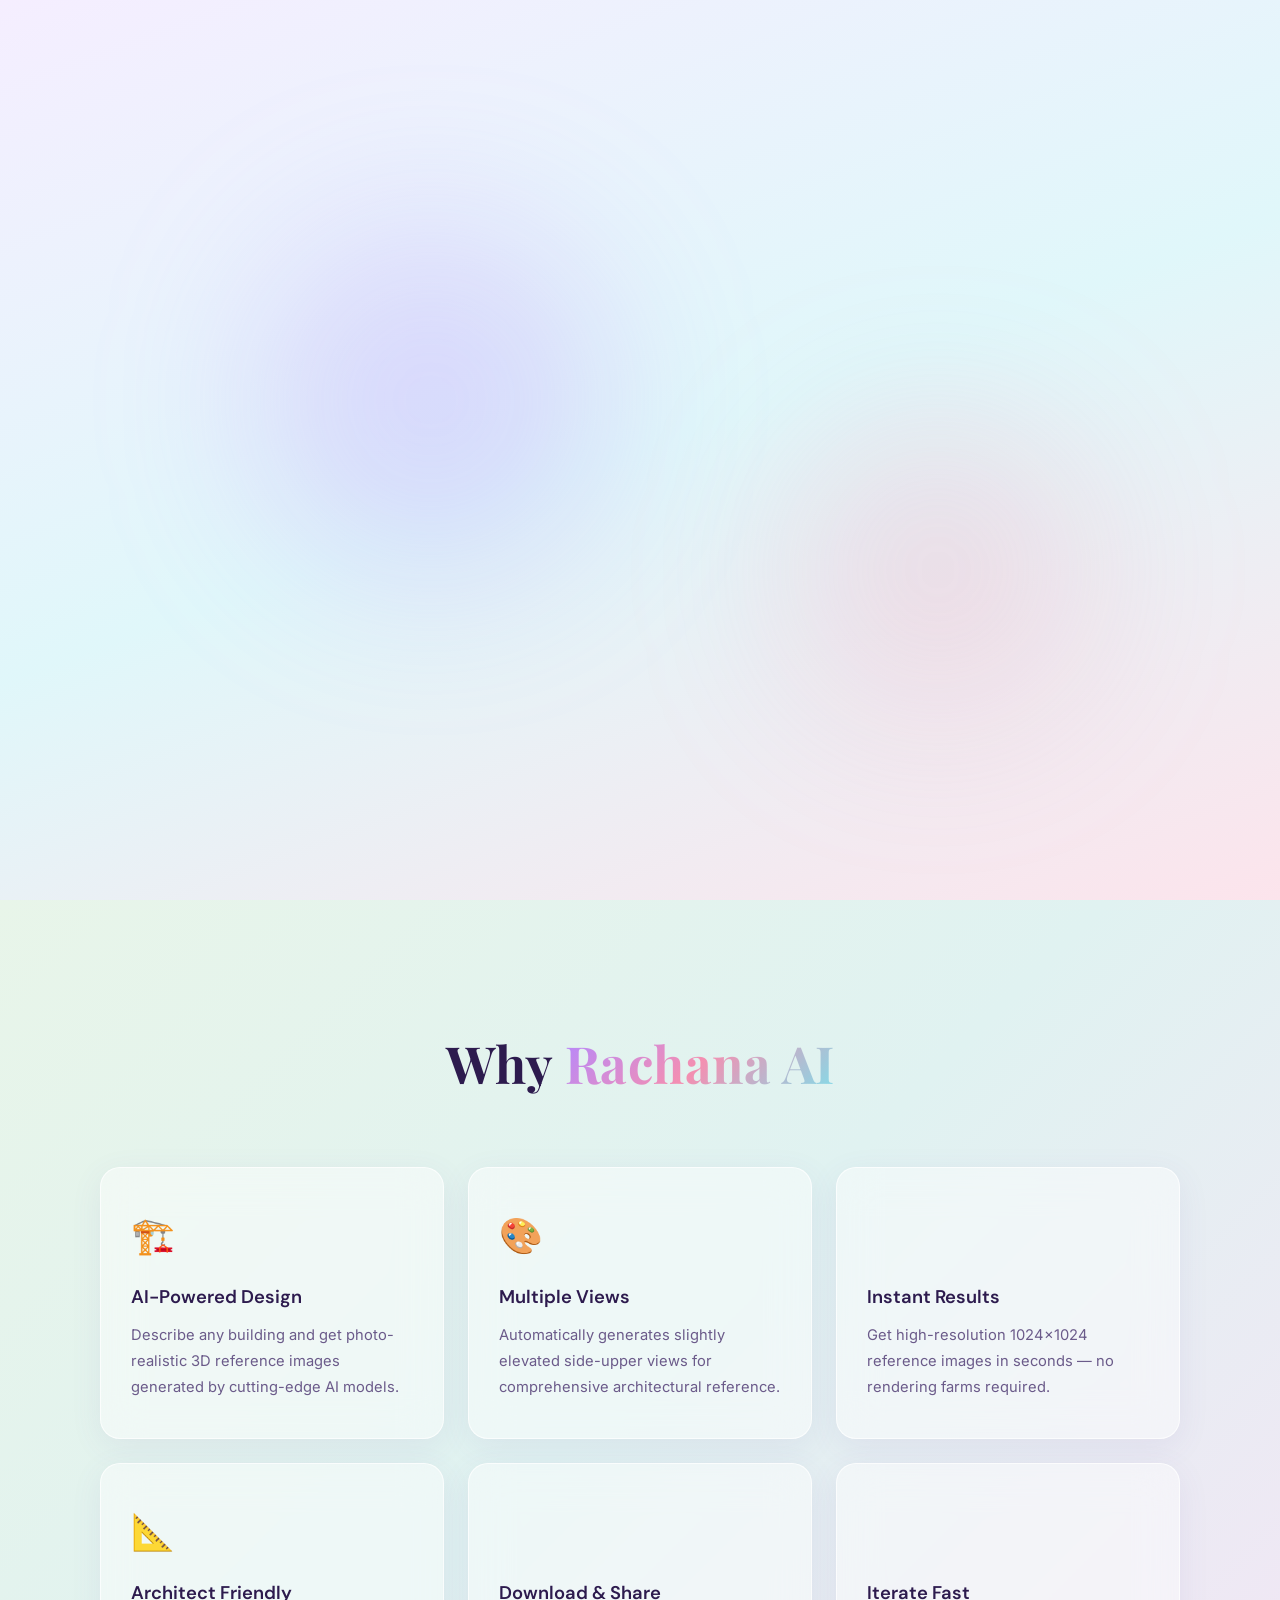
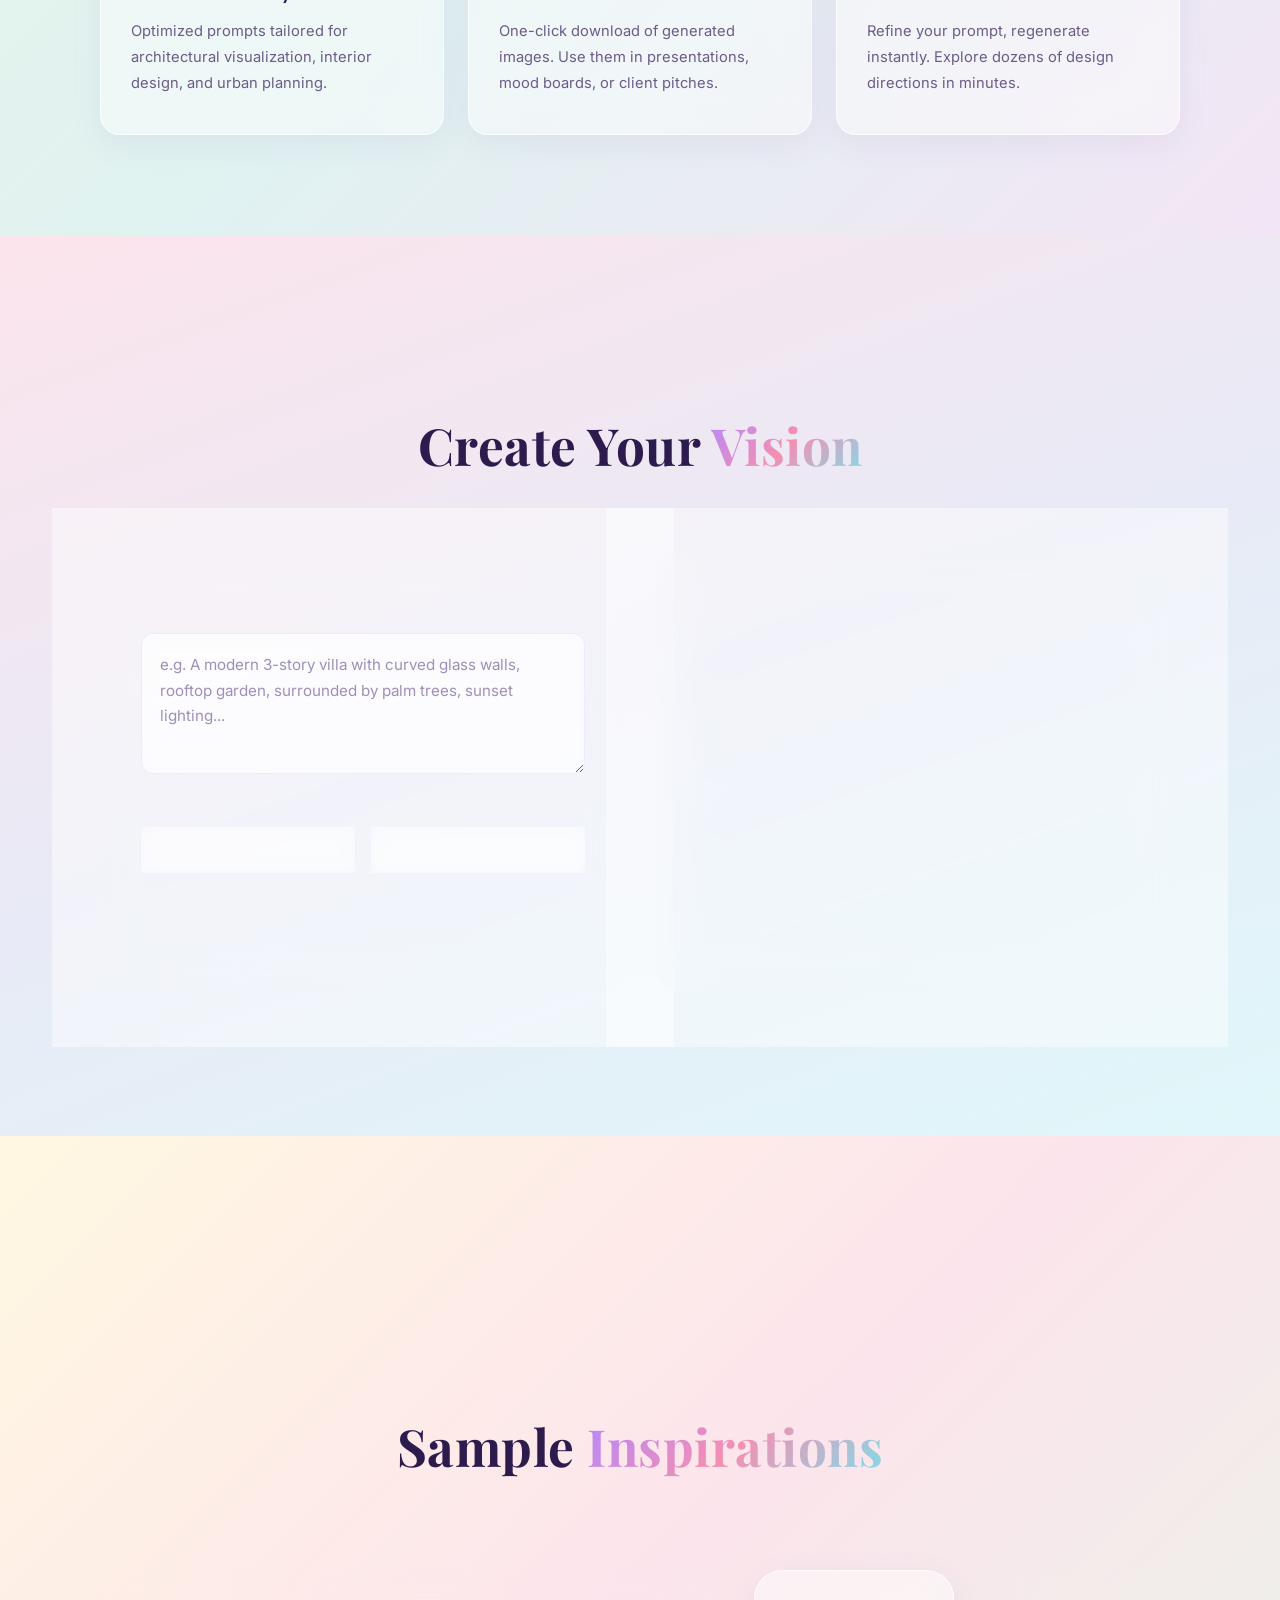
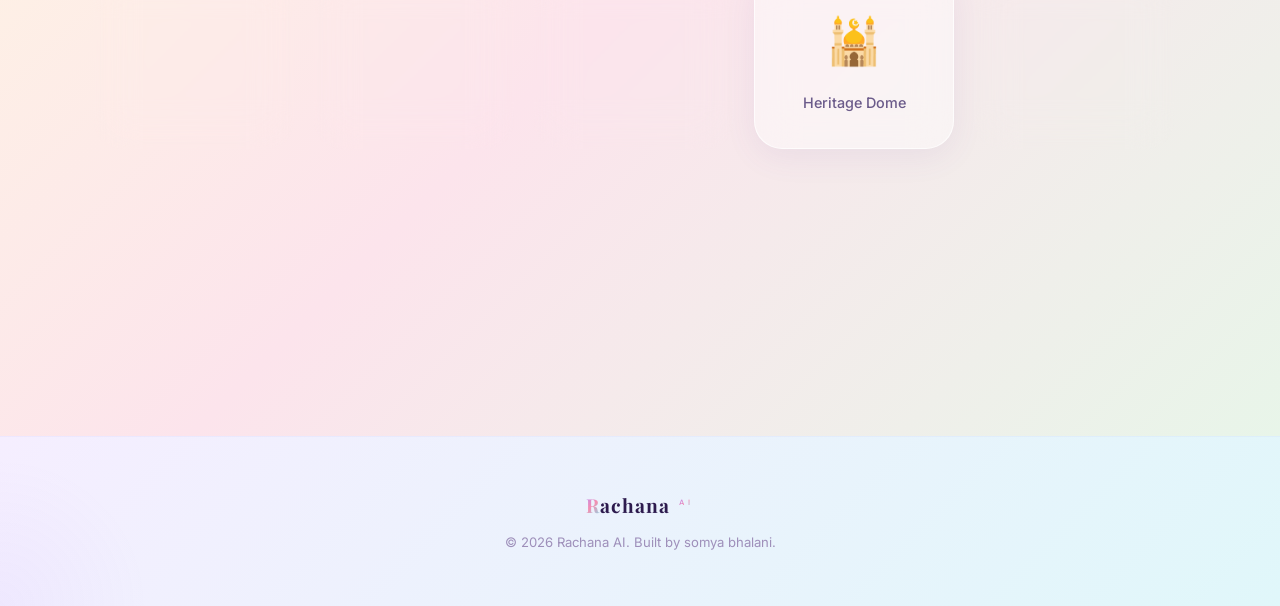
<file: templates/index.html>
<!DOCTYPE html>
<html lang="en">
<head>
    <meta charset="UTF-8" />
    <meta name="viewport" content="width=device-width, initial-scale=1.0" />
    <title>Rachana AI — Architectural 3D Reference Generator</title>
    <meta name="description" content="Rachana AI generates stunning architectural 3D reference images from text descriptions using AI. Design your dream home with a single prompt." />
    <link rel="preconnect" href="https://fonts.googleapis.com" />
    <link rel="preconnect" href="https://fonts.gstatic.com" crossorigin />
    <link href="https://fonts.googleapis.com/css2?family=Playfair+Display:wght@400;500;600;700;800&family=DM+Sans:wght@300;400;500;600;700&family=Inter:wght@300;400;500;600&display=swap" rel="stylesheet" />
    <link rel="stylesheet" href="/static/style.css" />
</head>
<body>
    <!-- ===== INTRO OVERLAY ===== -->
    <div id="intro-overlay">
        <div id="intro-logo">
            <span class="intro-r">R</span><span class="intro-rest">achana</span>
            <span class="intro-ai">AI</span>
        </div>
        <div id="intro-tagline">Designing the future, one prompt at a time</div>
    </div>

    <!-- ===== NAVBAR (hidden until intro finishes) ===== -->
    <nav id="navbar" class="hidden">
        <div class="nav-brand">
            <span class="brand-r">R</span><span class="brand-rest">achana</span>
            <span class="brand-ai">AI</span>
        </div>
        <ul class="nav-links">
            <li><a href="#hero">Home</a></li>
            <li><a href="#features">Features</a></li>
            <li><a href="#generator">Generate</a></li>
            <li><a href="#gallery">Gallery</a></li>
        </ul>
    </nav>

    <!-- ===== HERO ===== -->
    <section id="hero" class="section hidden-section">
        <div class="hero-bg-grid"></div>
        <div class="hero-content">
            <h1>Architectural Vision,<br /><span class="gradient-text">Powered by AI</span></h1>
            <p class="hero-sub">Transform text descriptions into breathtaking 3D architectural reference images in seconds.</p>
            <a href="#generator" class="cta-btn" id="cta-main">
                <span>Start Creating</span>
                <svg width="20" height="20" viewBox="0 0 24 24" fill="none" stroke="currentColor" stroke-width="2"><path d="M5 12h14M12 5l7 7-7 7"/></svg>
            </a>
        </div>
        <div class="hero-3d-scene">
            <div class="floating-cube cube-1"></div>
            <div class="floating-cube cube-2"></div>
            <div class="floating-cube cube-3"></div>
        </div>
    </section>

    <!-- ===== FEATURES ===== -->
    <section id="features" class="section hidden-section">
        <h2 class="section-title">Why <span class="gradient-text">Rachana AI</span></h2>
        <div class="features-grid" id="features-perspective">
            <div class="feature-card" data-tilt>
                <div class="card-icon">🏗️</div>
                <h3>AI-Powered Design</h3>
                <p>Describe any building and get photo-realistic 3D reference images generated by cutting-edge AI models.</p>
            </div>
            <div class="feature-card" data-tilt>
                <div class="card-icon">🎨</div>
                <h3>Multiple Views</h3>
                <p>Automatically generates slightly elevated side-upper views for comprehensive architectural reference.</p>
            </div>
            <div class="feature-card" data-tilt>
                <div class="card-icon">⚡</div>
                <h3>Instant Results</h3>
                <p>Get high-resolution 1024×1024 reference images in seconds — no rendering farms required.</p>
            </div>
            <div class="feature-card" data-tilt>
                <div class="card-icon">📐</div>
                <h3>Architect Friendly</h3>
                <p>Optimized prompts tailored for architectural visualization, interior design, and urban planning.</p>
            </div>
            <div class="feature-card" data-tilt>
                <div class="card-icon">💾</div>
                <h3>Download & Share</h3>
                <p>One-click download of generated images. Use them in presentations, mood boards, or client pitches.</p>
            </div>
            <div class="feature-card" data-tilt>
                <div class="card-icon">🔄</div>
                <h3>Iterate Fast</h3>
                <p>Refine your prompt, regenerate instantly. Explore dozens of design directions in minutes.</p>
            </div>
        </div>
    </section>

    <!-- ===== GENERATOR ===== -->
    <section id="generator" class="section hidden-section">
        <h2 class="section-title">Create Your <span class="gradient-text">Vision</span></h2>
        <div class="generator-container">
            <div class="gen-input-area glass-panel">
                <div class="input-header">
                    <label for="prompt-input">Describe your building or house</label>
                    <button id="inspire-btn" class="inspire-btn" type="button" title="Get a random prompt">🎲 Inspire Me</button>
                </div>
                <textarea id="prompt-input" rows="4" placeholder="e.g. A modern 3-story villa with curved glass walls, rooftop garden, surrounded by palm trees, sunset lighting..."></textarea>
                
                <div class="controls-grid">
                    <div class="control-group">
                        <label for="style-select">Architecture Style</label>
                        <select id="style-select" class="glass-select">
                            <option value="">None (Base)</option>
                            <option value=", brutalist architecture, bold concrete structures, sharp edges">Brutalist</option>
                            <option value=", cyberpunk style, futuristic, neon lights, high tech">Cyberpunk</option>
                            <option value=", minimalist architecture, clean lines, simple forms, negative space">Minimalist</option>
                            <option value=", victorian architecture, ornate details, classic vintage">Victorian</option>
                            <option value=", biophilic design, nature integrated, green walls, organic shapes">Biophilic</option>
                        </select>
                    </div>
                    <div class="control-group">
                        <label for="lighting-select">Lighting & Time</label>
                        <select id="lighting-select" class="glass-select">
                            <option value="">Default Lighting</option>
                            <option value=", golden hour natural lighting, long shadows, warm glow">Golden Hour</option>
                            <option value=", midnight scene, illuminated from within, moonlight">Midnight</option>
                            <option value=", cinematic lighting, dramatic shadows, volumetric rays">Cinematic</option>
                            <option value=", overcast, diffused soft lighting, moody atmosphere">Moody / Overcast</option>
                            <option value=", bright daylight, clear blue sky, sharp crisp shadows">Bright Daylight</option>
                        </select>
                    </div>
                </div>

                <button id="generate-btn" class="cta-btn generate-cta">
                    <span id="btn-text">Get Reference</span>
                    <div id="btn-loader" class="loader hidden"></div>
                </button>
                <p id="error-msg" class="error-msg hidden"></p>
            </div>
            <div class="gen-result-area glass-panel" id="result-panel">
                <div id="placeholder-art" class="placeholder-art">
                    <div class="placeholder-icon">🏠</div>
                    <p>Your generated image will appear here</p>
                </div>
                <img id="result-image" class="result-image hidden" alt="Generated architectural reference" />
                <a id="download-btn" class="download-btn hidden" download="rachana_ai_output.png">
                    <svg width="18" height="18" viewBox="0 0 24 24" fill="none" stroke="currentColor" stroke-width="2"><path d="M21 15v4a2 2 0 0 1-2 2H5a2 2 0 0 1-2-2v-4"/><polyline points="7 10 12 15 17 10"/><line x1="12" y1="15" x2="12" y2="3"/></svg>
                    Download Image
                </a>
            </div>
        </div>
    </section>

    <!-- ===== GALLERY ===== -->
    <section id="gallery" class="section hidden-section">
        <h2 class="section-title">Sample <span class="gradient-text">Inspirations</span></h2>
        <div class="gallery-scroll">
            <div class="gallery-card glass-panel">
                <div class="gallery-placeholder">🏛️</div>
                <p>Classical Mansion</p>
            </div>
            <div class="gallery-card glass-panel">
                <div class="gallery-placeholder">🏢</div>
                <p>Modern Skyscraper</p>
            </div>
            <div class="gallery-card glass-panel">
                <div class="gallery-placeholder">🏡</div>
                <p>Cozy Cottage</p>
            </div>
            <div class="gallery-card glass-panel">
                <div class="gallery-placeholder">🕌</div>
                <p>Heritage Dome</p>
            </div>
            <div class="gallery-card glass-panel">
                <div class="gallery-placeholder">🏗️</div>
                <p>Futuristic Hub</p>
            </div>
        </div>
    </section>

    <!-- ===== FOOTER ===== -->
    <footer id="footer">
        <div class="footer-brand">
            <span class="brand-r">R</span><span class="brand-rest">achana</span>
            <span class="brand-ai">AI</span>
        </div>
        <p>&copy; 2026 Rachana AI. Built by somya bhalani.</p>
    </footer>

    <script src="/static/script.js"></script>
</body>
</html>
</file>
<file: static/style.css>
/* ========================================
   Rachana AI — Pastel Cyberpunk Glassmorphism
   Production-Level 3D Scroll Experience
   ======================================== */

*, *::before, *::after {
    margin: 0;
    padding: 0;
    box-sizing: border-box;
}

:root {
    /* ── Pastel Cyberpunk Palette ── */
    --bg-base: #f0eaff;
    --bg-alt: #e8f4f8;
    --bg-warm: #fef0f0;
    --bg-hero: linear-gradient(160deg, #f5eeff 0%, #e0f7fa 30%, #fce4ec 60%, #fff8e1 100%);
    --bg-features: linear-gradient(135deg, #e8f5e9 0%, #e0f2f1 50%, #f3e5f5 100%);
    --bg-generator: linear-gradient(160deg, #fce4ec 0%, #e8eaf6 50%, #e0f7fa 100%);
    --bg-gallery: linear-gradient(135deg, #fff8e1 0%, #fce4ec 50%, #e8f5e9 100%);

    /* Text */
    --text-primary: #2d1b4e;
    --text-secondary: #6b5b8a;
    --text-muted: #9e8fba;

    /* Cyberpunk accents */
    --neon-purple: #b388ff;
    --neon-pink: #f48fb1;
    --neon-cyan: #80deea;
    --neon-mint: #a5d6a7;
    --neon-peach: #ffab91;
    --neon-yellow: #fff59d;

    /* Gradients */
    --gradient-brand: linear-gradient(135deg, #b388ff, #f48fb1, #80deea);
    --gradient-btn: linear-gradient(135deg, #ce93d8, #80cbc4);
    --gradient-glow: linear-gradient(135deg, rgba(179,136,255,0.3), rgba(244,143,177,0.3), rgba(128,222,234,0.3));

    /* Glassmorphism */
    --glass-bg: rgba(255, 255, 255, 0.45);
    --glass-border: rgba(255, 255, 255, 0.7);
    --glass-shadow: 0 8px 32px rgba(100, 80, 160, 0.08);
    --glass-blur: blur(20px);

    /* Shape */
    --radius-sm: 12px;
    --radius-md: 20px;
    --radius-lg: 28px;
    --radius-xl: 40px;

    /* Fonts */
    --font-brand: 'Playfair Display', Georgia, serif;
    --font-heading: 'DM Sans', sans-serif;
    --font-body: 'Inter', -apple-system, sans-serif;
}

html {
    scroll-behavior: smooth;
    overflow-x: hidden;
}

body {
    font-family: var(--font-body);
    background: var(--bg-base);
    color: var(--text-primary);
    line-height: 1.7;
    overflow-x: hidden;
    -webkit-font-smoothing: antialiased;
}

::selection {
    background: rgba(179, 136, 255, 0.25);
}

/* ════════════════════════════════════
   INTRO OVERLAY
   ════════════════════════════════════ */
#intro-overlay {
    position: fixed;
    inset: 0;
    z-index: 10000;
    background: linear-gradient(160deg, #f5eeff, #e0f7fa, #fce4ec);
    display: flex;
    flex-direction: column;
    align-items: center;
    justify-content: center;
    transition: opacity 0.9s cubic-bezier(0.4,0,0.2,1),
                visibility 0.9s;
}

/* Animated orbs behind logo */
#intro-overlay::before,
#intro-overlay::after {
    content: '';
    position: absolute;
    border-radius: 50%;
    filter: blur(80px);
    animation: orbFloat 4s ease-in-out infinite alternate;
}

#intro-overlay::before {
    width: 350px; height: 350px;
    background: rgba(179,136,255,0.25);
    top: 25%; left: 20%;
}

#intro-overlay::after {
    width: 300px; height: 300px;
    background: rgba(244,143,177,0.2);
    bottom: 20%; right: 15%;
    animation-delay: -2s;
}

@keyframes orbFloat {
    0% { transform: translate(0, 0) scale(1); }
    100% { transform: translate(30px, -20px) scale(1.1); }
}

#intro-overlay.fade-out {
    opacity: 0;
    visibility: hidden;
    pointer-events: none;
}

#intro-logo {
    font-family: var(--font-brand);
    font-size: clamp(3.5rem, 9vw, 8rem);
    font-weight: 700;
    letter-spacing: 3px;
    opacity: 0;
    transform: scale(1.2) translateY(15px);
    animation: introAppear 1.3s cubic-bezier(0.16,1,0.3,1) 0.4s forwards;
    position: relative;
    z-index: 1;
    text-shadow: 0 4px 30px rgba(179,136,255,0.2);
}

.intro-r, .brand-r {
    background: var(--gradient-brand);
    -webkit-background-clip: text;
    -webkit-text-fill-color: transparent;
    background-clip: text;
}

.intro-rest, .brand-rest {
    color: var(--text-primary);
    -webkit-text-fill-color: var(--text-primary);
}

.intro-ai, .brand-ai {
    font-family: var(--font-heading);
    font-size: 0.33em;
    font-weight: 600;
    letter-spacing: 6px;
    text-transform: uppercase;
    vertical-align: super;
    background: var(--gradient-brand);
    -webkit-background-clip: text;
    -webkit-text-fill-color: transparent;
    background-clip: text;
    margin-left: 8px;
}

#intro-tagline {
    font-family: var(--font-body);
    font-size: clamp(0.8rem, 1.4vw, 1rem);
    font-weight: 400;
    color: var(--text-muted);
    letter-spacing: 4px;
    text-transform: uppercase;
    margin-top: 18px;
    opacity: 0;
    animation: fadeUp 0.9s ease-out 1.3s forwards;
    position: relative;
    z-index: 1;
}

#intro-overlay.shrink #intro-logo {
    animation: introShrink 1.1s cubic-bezier(0.4,0,0.2,1) forwards;
}

#intro-overlay.shrink #intro-tagline {
    animation: fadeOut 0.4s ease forwards;
}

@keyframes introAppear {
    to { opacity: 1; transform: scale(1) translateY(0); }
}

@keyframes fadeUp {
    from { opacity: 0; transform: translateY(14px); }
    to   { opacity: 1; transform: translateY(0); }
}

@keyframes fadeOut { to { opacity: 0; } }

@keyframes introShrink {
    0%   { font-size: clamp(3.5rem, 9vw, 8rem); transform: translate(0, 0); }
    100% { font-size: 1.4rem; transform: translate(calc(-50vw + 110px), calc(-50vh + 36px)); opacity: 0; }
}

/* ════════════════════════════════════
   NAVBAR
   ════════════════════════════════════ */
nav#navbar {
    position: fixed;
    top: 0; left: 0; right: 0;
    z-index: 9000;
    display: flex;
    align-items: center;
    justify-content: space-between;
    padding: 14px 48px;
    backdrop-filter: blur(24px) saturate(1.6);
    background: rgba(240, 234, 255, 0.6);
    border-bottom: 1px solid rgba(179,136,255,0.1);
    transition: transform 0.5s cubic-bezier(0.4,0,0.2,1),
                opacity 0.5s;
}

nav#navbar.hidden {
    transform: translateY(-100%);
    opacity: 0;
}

nav#navbar.visible {
    transform: translateY(0);
    opacity: 1;
}

.nav-brand {
    font-family: var(--font-brand);
    font-size: 1.4rem;
    font-weight: 700;
    letter-spacing: 1px;
}

.brand-ai {
    font-family: var(--font-heading);
    font-size: 0.4em;
    font-weight: 600;
    letter-spacing: 4px;
    text-transform: uppercase;
    vertical-align: super;
    margin-left: 4px;
}

.nav-links {
    display: flex;
    list-style: none;
    gap: 36px;
}

.nav-links a {
    font-family: var(--font-body);
    font-size: 0.85rem;
    font-weight: 500;
    color: var(--text-secondary);
    text-decoration: none;
    position: relative;
    transition: color 0.3s;
}

.nav-links a::after {
    content: '';
    position: absolute;
    bottom: -4px; left: 0;
    width: 0; height: 2px;
    background: var(--gradient-brand);
    border-radius: 1px;
    transition: width 0.35s ease;
}

.nav-links a:hover { color: var(--text-primary); }
.nav-links a:hover::after { width: 100%; }

/* ════════════════════════════════════
   SECTIONS — 3D SCROLL FOUNDATIONS
   ════════════════════════════════════ */
.section {
    min-height: 100vh;
    display: flex;
    flex-direction: column;
    align-items: center;
    justify-content: center;
    padding: 120px 48px 100px;
    position: relative;
    overflow: hidden;
}

/* Scroll-driven reveal */
.hidden-section {
    opacity: 0;
    transform: perspective(1200px) rotateX(8deg) translateY(80px) scale(0.94);
    transition: all 1.2s cubic-bezier(0.16,1,0.3,1);
}

.hidden-section.visible {
    opacity: 1;
    transform: perspective(1200px) rotateX(0deg) translateY(0) scale(1);
}

.section-title {
    font-family: var(--font-brand);
    font-size: clamp(2rem, 4.5vw, 3.2rem);
    font-weight: 700;
    text-align: center;
    margin-bottom: 60px;
    letter-spacing: 0.5px;
}

.gradient-text {
    background: var(--gradient-brand);
    -webkit-background-clip: text;
    -webkit-text-fill-color: transparent;
    background-clip: text;
}

/* ════════════════════════════════════
   HERO
   ════════════════════════════════════ */
#hero {
    background: var(--bg-hero);
    perspective: 1400px;
    position: relative;
}

/* Floating pastel orbs */
.hero-bg-grid {
    position: absolute;
    inset: 0;
    overflow: hidden;
    pointer-events: none;
}

.hero-bg-grid::before,
.hero-bg-grid::after {
    content: '';
    position: absolute;
    border-radius: 50%;
    filter: blur(100px);
}

.hero-bg-grid::before {
    width: 500px; height: 500px;
    background: rgba(179,136,255,0.12);
    top: -10%; right: -5%;
    animation: heroOrb1 8s ease-in-out infinite alternate;
}

.hero-bg-grid::after {
    width: 400px; height: 400px;
    background: rgba(128,222,234,0.1);
    bottom: -8%; left: -3%;
    animation: heroOrb2 10s ease-in-out infinite alternate;
}

@keyframes heroOrb1 {
    0% { transform: translate(0, 0); }
    100% { transform: translate(-40px, 30px); }
}

@keyframes heroOrb2 {
    0% { transform: translate(0, 0); }
    100% { transform: translate(30px, -40px); }
}

.hero-content {
    text-align: center;
    z-index: 2;
    position: relative;
    max-width: 720px;
    transform-style: preserve-3d;
}

.hero-content h1 {
    font-family: var(--font-brand);
    font-size: clamp(2.8rem, 5.5vw, 4.8rem);
    font-weight: 700;
    line-height: 1.1;
    margin-bottom: 24px;
    color: var(--text-primary);
}

.hero-sub {
    font-size: clamp(1rem, 1.3vw, 1.15rem);
    color: var(--text-secondary);
    max-width: 520px;
    margin: 0 auto 40px;
    font-weight: 400;
    line-height: 1.8;
}

/* CTA */
.cta-btn {
    display: inline-flex;
    align-items: center;
    gap: 10px;
    font-family: var(--font-heading);
    font-weight: 600;
    font-size: 0.95rem;
    letter-spacing: 0.4px;
    padding: 16px 38px;
    border: none;
    border-radius: 60px;
    background: var(--gradient-btn);
    color: #fff;
    cursor: pointer;
    text-decoration: none;
    position: relative;
    overflow: hidden;
    box-shadow: 0 6px 30px rgba(206,147,216,0.3),
                0 2px 8px rgba(128,203,196,0.2);
    transition: all 0.4s cubic-bezier(0.4,0,0.2,1);
}

.cta-btn:hover {
    transform: translateY(-3px) scale(1.03);
    box-shadow: 0 12px 40px rgba(206,147,216,0.4),
                0 4px 12px rgba(128,203,196,0.3);
}

.cta-btn::before {
    content: '';
    position: absolute;
    inset: 0;
    background: linear-gradient(90deg, transparent, rgba(255,255,255,0.25), transparent);
    transform: translateX(-100%);
    transition: transform 0.6s;
}

.cta-btn:hover::before {
    transform: translateX(100%);
}

/* ── 3D Floating Elements ── */
.hero-3d-scene {
    position: absolute;
    inset: 0;
    perspective: 1200px;
    pointer-events: none;
    overflow: hidden;
    transform-style: preserve-3d;
}

.floating-cube {
    position: absolute;
    border-radius: 18px;
    backdrop-filter: blur(8px);
    border: 1.5px solid rgba(255,255,255,0.5);
    background: rgba(255,255,255,0.2);
    animation: floatCube3D 10s ease-in-out infinite;
    box-shadow: 0 8px 24px rgba(179,136,255,0.08);
    transform-style: preserve-3d;
}

.cube-1 {
    width: 80px; height: 80px;
    top: 15%; left: 8%;
    background: rgba(179,136,255,0.12);
    border-color: rgba(179,136,255,0.25);
    animation-delay: 0s;
}

.cube-2 {
    width: 110px; height: 110px;
    top: 55%; right: 6%;
    background: rgba(128,222,234,0.12);
    border-color: rgba(128,222,234,0.25);
    animation-delay: -3.5s;
}

.cube-3 {
    width: 60px; height: 60px;
    bottom: 18%; left: 20%;
    background: rgba(244,143,177,0.12);
    border-color: rgba(244,143,177,0.25);
    animation-delay: -6s;
}

@keyframes floatCube3D {
    0%, 100% { transform: translateY(0) translateZ(0) rotateX(0) rotateY(0); }
    25% { transform: translateY(-35px) translateZ(30px) rotateX(12deg) rotateY(18deg); }
    50% { transform: translateY(-15px) translateZ(50px) rotateX(-8deg) rotateY(-12deg); }
    75% { transform: translateY(-45px) translateZ(20px) rotateX(15deg) rotateY(-8deg); }
}

/* ════════════════════════════════════
   FEATURES
   ════════════════════════════════════ */
#features {
    background: var(--bg-features);
    perspective: 1400px;
}

.features-grid {
    display: grid;
    grid-template-columns: repeat(auto-fit, minmax(310px, 1fr));
    gap: 24px;
    max-width: 1080px;
    width: 100%;
    transform-style: preserve-3d;
}

.feature-card {
    background: var(--glass-bg);
    border: 1.5px solid var(--glass-border);
    border-radius: var(--radius-md);
    padding: 38px 30px;
    backdrop-filter: var(--glass-blur);
    box-shadow: var(--glass-shadow);
    transition: all 0.5s cubic-bezier(0.4,0,0.2,1);
    transform-style: preserve-3d;
    will-change: transform;
    position: relative;
    overflow: hidden;
}

/* Cyberpunk neon edge glow on hover */
.feature-card::after {
    content: '';
    position: absolute;
    inset: -1px;
    border-radius: var(--radius-md);
    background: var(--gradient-glow);
    z-index: -1;
    opacity: 0;
    transition: opacity 0.5s ease;
    filter: blur(6px);
}

.feature-card:hover::after {
    opacity: 1;
}

.feature-card:hover {
    transform: translateY(-6px) translateZ(20px);
    box-shadow: 0 16px 48px rgba(179,136,255,0.12);
    border-color: rgba(179,136,255,0.3);
}

.card-icon {
    font-size: 2.2rem;
    margin-bottom: 16px;
    display: inline-block;
    transform: translateZ(30px);
}

.feature-card h3 {
    font-family: var(--font-heading);
    font-size: 1.15rem;
    font-weight: 600;
    margin-bottom: 10px;
    color: var(--text-primary);
}

.feature-card p {
    color: var(--text-secondary);
    font-size: 0.92rem;
    line-height: 1.75;
    font-weight: 400;
}

/* ════════════════════════════════════
   GENERATOR
   ════════════════════════════════════ */
#generator {
    background: var(--bg-generator);
    perspective: 1400px;
}

.generator-container {
    display: grid;
    grid-template-columns: 1fr 1fr;
    gap: 28px;
    max-width: 1080px;
    width: 100%;
    transform-style: preserve-3d;
}

.glass-panel {
    background: var(--glass-bg);
    border: 1.5px solid var(--glass-border);
    border-radius: var(--radius-lg);
    padding: 40px;
    backdrop-filter: var(--glass-blur);
    box-shadow: var(--glass-shadow);
    position: relative;
    transition: transform 0.5s cubic-bezier(0.4,0,0.2,1),
                box-shadow 0.5s;
}

.glass-panel:hover {
    box-shadow: 0 12px 40px rgba(179,136,255,0.1);
}

.gen-input-area label {
    display: block;
    font-family: var(--font-heading);
    font-weight: 500;
    font-size: 0.92rem;
    margin-bottom: 14px;
    color: var(--text-secondary);
}

.input-header {
    display: flex;
    justify-content: space-between;
    align-items: center;
    margin-bottom: 12px;
}
.input-header label { margin-bottom: 0; }

.inspire-btn {
    background: rgba(255, 255, 255, 0.4);
    border: 1px solid rgba(179, 136, 255, 0.4);
    color: var(--text-primary);
    padding: 6px 14px;
    border-radius: 20px;
    font-size: 0.82rem;
    font-family: var(--font-heading);
    font-weight: 600;
    cursor: pointer;
    transition: all 0.3s ease;
    box-shadow: 0 4px 12px rgba(179,136,255,0.1);
}
.inspire-btn:hover {
    background: rgba(179, 136, 255, 0.15);
    border-color: var(--neon-purple);
    transform: translateY(-2px);
}

.controls-grid {
    display: grid;
    grid-template-columns: 1fr 1fr;
    gap: 16px;
    margin-top: 16px;
}

.control-group label {
    font-size: 0.85rem;
    margin-bottom: 6px;
}

.glass-select {
    width: 100%;
    background: rgba(255, 255, 255, 0.4);
    border: 1.5px solid rgba(179, 136, 255, 0.15);
    color: var(--text-primary);
    padding: 12px 16px;
    border-radius: var(--radius-sm);
    font-family: var(--font-body);
    font-size: 0.95rem;
    outline: none;
    transition: all 0.3s ease;
    appearance: none;
    background-image: url("data:image/svg+xml;charset=UTF-8,%3csvg xmlns='http://www.w3.org/2000/svg' viewBox='0 0 24 24' fill='none' stroke='%232d1b4e' stroke-width='2' stroke-linecap='round' stroke-linejoin='round'%3e%3cpolyline points='6 9 12 15 18 9'%3e%3c/polyline%3e%3c/svg%3e");
    background-repeat: no-repeat;
    background-position: right 16px center;
    background-size: 16px;
    backdrop-filter: blur(8px);
}
.glass-select:focus {
    border-color: var(--neon-purple);
    box-shadow: 0 0 0 4px rgba(179,136,255,0.1);
    background: rgba(255, 255, 255, 0.65);
}
.glass-select option {
    background: #fff;
    color: var(--text-primary);
}

@media (max-width: 600px) {
    .controls-grid {
        grid-template-columns: 1fr;
    }
}


#prompt-input {
    width: 100%;
    background: rgba(255,255,255,0.5);
    border: 1.5px solid rgba(179,136,255,0.15);
    border-radius: var(--radius-sm);
    padding: 18px;
    color: var(--text-primary);
    font-family: var(--font-body);
    font-size: 0.95rem;
    font-weight: 400;
    resize: vertical;
    min-height: 130px;
    line-height: 1.7;
    transition: all 0.4s ease;
    backdrop-filter: blur(8px);
}

#prompt-input:focus {
    outline: none;
    border-color: var(--neon-purple);
    box-shadow: 0 0 0 4px rgba(179,136,255,0.1),
                0 4px 20px rgba(179,136,255,0.08);
    background: rgba(255,255,255,0.65);
}

#prompt-input::placeholder {
    color: var(--text-muted);
}

.generate-cta {
    margin-top: 22px;
    width: 100%;
    justify-content: center;
    font-size: 0.98rem;
    padding: 17px 36px;
}

/* Loader */
.loader {
    width: 20px; height: 20px;
    border: 2.5px solid rgba(255,255,255,0.3);
    border-top-color: #fff;
    border-radius: 50%;
    animation: spin 0.7s linear infinite;
}
.loader.hidden { display: none; }
@keyframes spin { to { transform: rotate(360deg); } }

.error-msg {
    margin-top: 14px;
    color: #e57373;
    font-size: 0.88rem;
    font-weight: 500;
}
.error-msg.hidden { display: none; }

/* Result */
.gen-result-area {
    display: flex;
    flex-direction: column;
    align-items: center;
    justify-content: center;
    min-height: 420px;
}

.placeholder-art { text-align: center; opacity: 0.4; }

.placeholder-icon { font-size: 3.5rem; margin-bottom: 12px; }

.placeholder-art p {
    color: var(--text-muted);
    font-size: 0.9rem;
}

.result-image {
    max-width: 100%;
    max-height: 460px;
    border-radius: var(--radius-md);
    box-shadow: 0 20px 60px rgba(100,80,160,0.15);
    animation: imageReveal 0.7s cubic-bezier(0.16,1,0.3,1);
}
.result-image.hidden { display: none; }

@keyframes imageReveal {
    from { opacity: 0; transform: perspective(800px) rotateX(6deg) scale(0.92); }
    to   { opacity: 1; transform: perspective(800px) rotateX(0) scale(1); }
}

.download-btn {
    display: inline-flex;
    align-items: center;
    gap: 8px;
    margin-top: 20px;
    padding: 11px 28px;
    border-radius: 50px;
    background: rgba(255,255,255,0.5);
    border: 1px solid var(--glass-border);
    color: var(--text-secondary);
    text-decoration: none;
    font-size: 0.88rem;
    font-weight: 500;
    backdrop-filter: blur(8px);
    transition: all 0.4s ease;
}
.download-btn:hover {
    background: rgba(255,255,255,0.7);
    color: var(--text-primary);
    transform: translateY(-2px);
    box-shadow: 0 6px 20px rgba(179,136,255,0.1);
}
.download-btn.hidden { display: none; }

/* ════════════════════════════════════
   GALLERY
   ════════════════════════════════════ */
#gallery {
    background: var(--bg-gallery);
}

.gallery-scroll {
    display: flex;
    gap: 20px;
    overflow-x: auto;
    padding: 20px 4px 40px;
    max-width: 1100px;
    width: 100%;
    scroll-snap-type: x mandatory;
}

.gallery-scroll::-webkit-scrollbar { height: 5px; }
.gallery-scroll::-webkit-scrollbar-track {
    background: rgba(179,136,255,0.06);
    border-radius: 3px;
}
.gallery-scroll::-webkit-scrollbar-thumb {
    background: rgba(179,136,255,0.2);
    border-radius: 3px;
}

.gallery-card {
    min-width: 200px;
    text-align: center;
    padding: 32px 24px;
    scroll-snap-align: start;
    cursor: pointer;
    transition: all 0.5s cubic-bezier(0.4,0,0.2,1);
}

.gallery-card:hover {
    transform: translateY(-6px) scale(1.04) rotateX(2deg);
    box-shadow: 0 16px 40px rgba(179,136,255,0.12);
    border-color: rgba(179,136,255,0.25);
}

.gallery-placeholder {
    font-size: 2.8rem;
    margin-bottom: 12px;
}

.gallery-card p {
    color: var(--text-secondary);
    font-size: 0.9rem;
    font-weight: 500;
}

/* ════════════════════════════════════
   FOOTER
   ════════════════════════════════════ */
#footer {
    text-align: center;
    padding: 52px 48px;
    background: linear-gradient(135deg, #f5eeff, #e0f7fa);
    border-top: 1px solid rgba(179,136,255,0.08);
}

.footer-brand {
    font-family: var(--font-brand);
    font-size: 1.2rem;
    font-weight: 700;
    margin-bottom: 10px;
    letter-spacing: 1px;
}

#footer p {
    color: var(--text-muted);
    font-size: 0.82rem;
    font-weight: 400;
}

/* ════════════════════════════════════
   3D PARALLAX DEPTH LAYERS (JS driven)
   ════════════════════════════════════ */
.parallax-elem {
    will-change: transform;
    transition: transform 0.1s linear;
}

/* Stagger children for 3D entrance */
.feature-card:nth-child(1) { transition-delay: 0.05s; }
.feature-card:nth-child(2) { transition-delay: 0.12s; }
.feature-card:nth-child(3) { transition-delay: 0.19s; }
.feature-card:nth-child(4) { transition-delay: 0.26s; }
.feature-card:nth-child(5) { transition-delay: 0.33s; }
.feature-card:nth-child(6) { transition-delay: 0.40s; }

/* ════════════════════════════════════
   SHIMMER
   ════════════════════════════════════ */
.shimmer {
    background: linear-gradient(90deg, rgba(255,255,255,0.3) 25%, rgba(179,136,255,0.08) 50%, rgba(255,255,255,0.3) 75%);
    background-size: 200% 100%;
    animation: shimmer 2s ease infinite;
    border-radius: var(--radius-md);
}
@keyframes shimmer { to { background-position: -200% 0; } }

/* ════════════════════════════════════
   RESPONSIVE — MOBILE OPTIMIZED
   ════════════════════════════════════ */

/* Tablet */
@media (max-width: 768px) {
    .section { padding: 90px 20px 70px; }
    nav#navbar { padding: 12px 20px; }
    .nav-links { gap: 18px; }
    .nav-links a { font-size: 0.8rem; }
    .generator-container { grid-template-columns: 1fr; }
    .features-grid { grid-template-columns: 1fr 1fr; gap: 16px; }
    .glass-panel { padding: 28px 20px; }
    .gallery-scroll { gap: 14px; }
    .gallery-card { min-width: 160px; padding: 24px 18px; }

    /* Simpler scroll reveal on mobile (no 3D rotate) */
    .hidden-section {
        transform: translateY(40px) scale(0.97);
    }
    .hidden-section.visible {
        transform: translateY(0) scale(1);
    }

    /* Reduce orb sizes */
    .hero-bg-grid::before { width: 280px; height: 280px; }
    .hero-bg-grid::after { width: 220px; height: 220px; }
    #intro-overlay::before { width: 200px; height: 200px; }
    #intro-overlay::after { width: 180px; height: 180px; }

    /* Smaller cubes */
    .cube-1 { width: 50px; height: 50px; }
    .cube-2 { width: 70px; height: 70px; }
    .cube-3 { width: 40px; height: 40px; }
}

/* Phone */
@media (max-width: 480px) {
    .nav-links { display: none; }
    .section { padding: 80px 16px 60px; }
    .section-title { margin-bottom: 36px; }
    .features-grid { grid-template-columns: 1fr; }
    .feature-card { padding: 28px 20px; }
    .hero-content h1 { font-size: 2rem; }
    .hero-sub { font-size: 0.9rem; margin-bottom: 28px; }
    .cta-btn { padding: 14px 28px; font-size: 0.88rem; }
    .glass-panel { padding: 24px 16px; border-radius: 20px; }
    #prompt-input { min-height: 100px; padding: 14px; font-size: 16px; /* prevents iOS zoom */ }
    .gen-result-area { min-height: 280px; }
    .result-image { max-height: 300px; }
    .gallery-card { min-width: 140px; padding: 20px 14px; }
    .gallery-placeholder { font-size: 2.2rem; }
    #footer { padding: 36px 20px; }

    /* Hide floating cubes on small phones — saves GPU */
    .floating-cube { display: none; }

    /* Simpler intro shrink */
    @keyframes introShrink {
        0%   { font-size: clamp(3.5rem, 9vw, 8rem); transform: translate(0, 0); }
        100% { font-size: 1.2rem; transform: translate(calc(-50vw + 70px), calc(-50vh + 30px)); opacity: 0; }
    }
}

/* ── Performance: reduce effects on devices that prefer it ── */
@media (prefers-reduced-motion: reduce) {
    *, *::before, *::after {
        animation-duration: 0.01ms !important;
        transition-duration: 0.01ms !important;
    }
    .floating-cube { display: none; }
    .hidden-section { opacity: 1; transform: none; }
}

/* ── Touch devices: disable mouse-only effects ── */
@media (hover: none) and (pointer: coarse) {
    /* Disable card tilt (JS will also check) */
    .feature-card:hover {
        transform: translateY(-4px);
    }
    .glass-panel:hover {
        transform: none;
    }
    /* Lighter backdrop-filter for perf */
    .feature-card,
    .glass-panel,
    nav#navbar {
        backdrop-filter: blur(10px);
    }
    /* Larger tap targets */
    .cta-btn { padding: 16px 32px; min-height: 48px; }
    .download-btn { padding: 14px 28px; min-height: 48px; }
    .nav-links a { padding: 8px 4px; }
}
</file>
